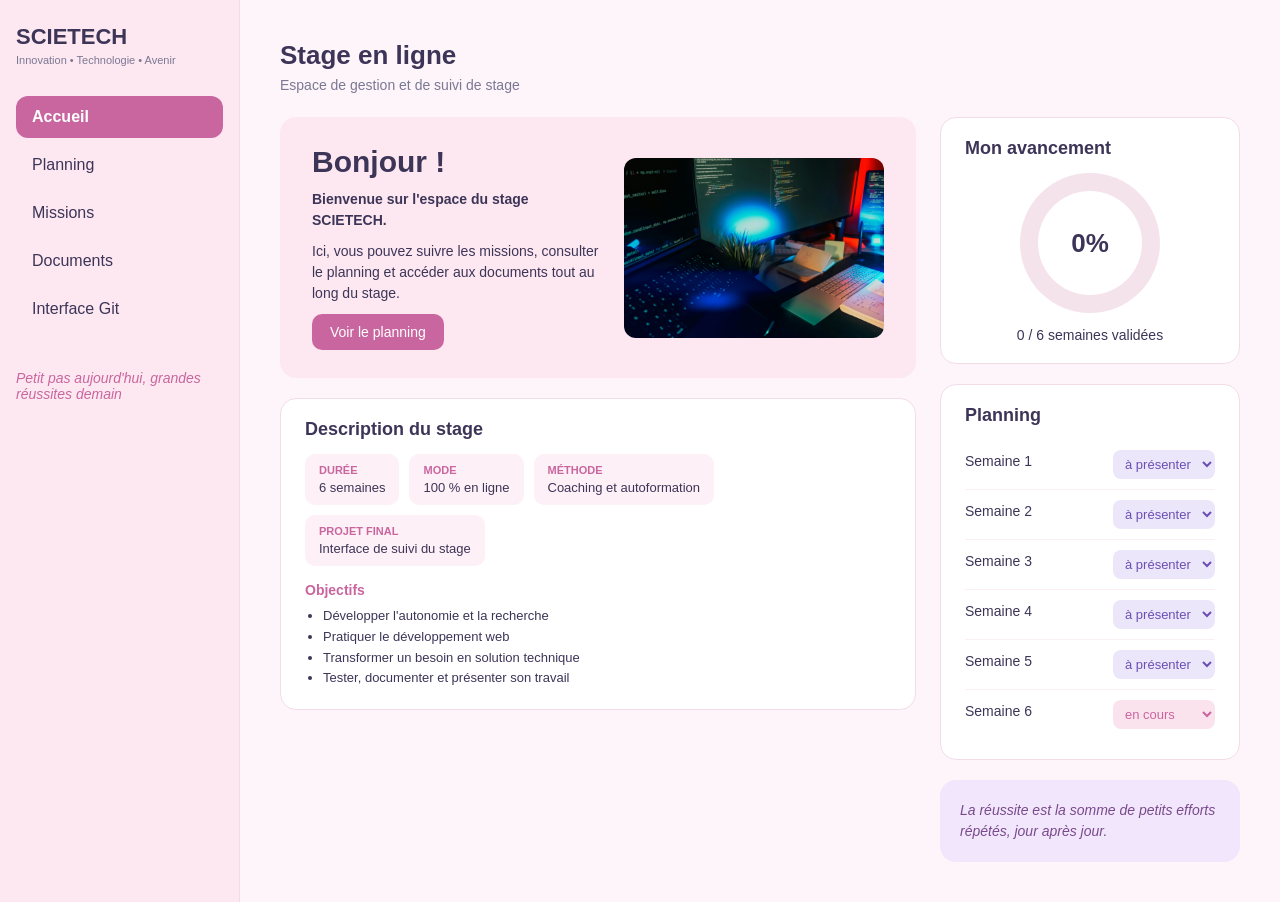
<file: projet/accueil.html>
<!DOCTYPE html>
<html lang="fr">
<head>
  <meta charset="UTF-8">
  <meta name="viewport" content="width=device-width, initial-scale=1.0">
  <title>Accueil - Stage Scietech</title>
  <link rel="stylesheet" href="menu.css">
  <link rel="stylesheet" href="pages.css">
  <link rel="stylesheet" href="accueil.css">
</head>
<body>
  <main class="contenu">

    <h1>Stage en ligne</h1>
    <p class="sous-titre">Espace de gestion et de suivi de stage</p>

    <div class="page">

      <div class="colonne-principale">

        <section class="hero">
          <div>
            <h2>Bonjour !</h2>
            <p class="gras">Bienvenue sur l'espace du stage SCIETECH.</p>
            <p>Ici, vous pouvez suivre les missions, consulter le planning et accéder aux documents tout au long du stage.</p>
            <a class="bouton" href="planning.html">Voir le planning</a>
          </div>
          <img class="hero-img" src="jakub-zerdzicki-WD7S-Lz12Es-unsplash.jpg" alt="Illustration du stage">
        </section>

        <section class="carte">
          <h2>Description du stage</h2>

          <div class="infos">
            <div class="info"><span class="info-titre">Durée</span>6 semaines</div>
            <div class="info"><span class="info-titre">Mode</span>100 % en ligne</div>
            <div class="info"><span class="info-titre">Méthode</span>Coaching et autoformation</div>
            <div class="info"><span class="info-titre">Projet final</span>Interface de suivi du stage</div>
          </div>

          <h3>Objectifs</h3>
          <ul>
            <li>Développer l'autonomie et la recherche</li>
            <li>Pratiquer le développement web</li>
            <li>Transformer un besoin en solution technique</li>
            <li>Tester, documenter et présenter son travail</li>
          </ul>
        </section>

      </div>

      <div class="colonne-droite">

        <section class="carte">
          <h2>Mon avancement</h2>
          <div class="cercle" id="cercle">
            <div class="cercle-centre" id="pourcentage">0%</div>
          </div>
          <p id="compteur"></p>
        </section>

        <section class="carte">
          <h2>Planning</h2>
          <ul id="liste-planning"></ul>
        </section>

        <section class="phrase">
          La réussite est la somme de petits efforts répétés, jour après jour.
        </section>

      </div>
    </div>
  </main>

  <script src="menu.js"></script>
  <script src="accueil.js"></script>
</body>
</html>
</file>
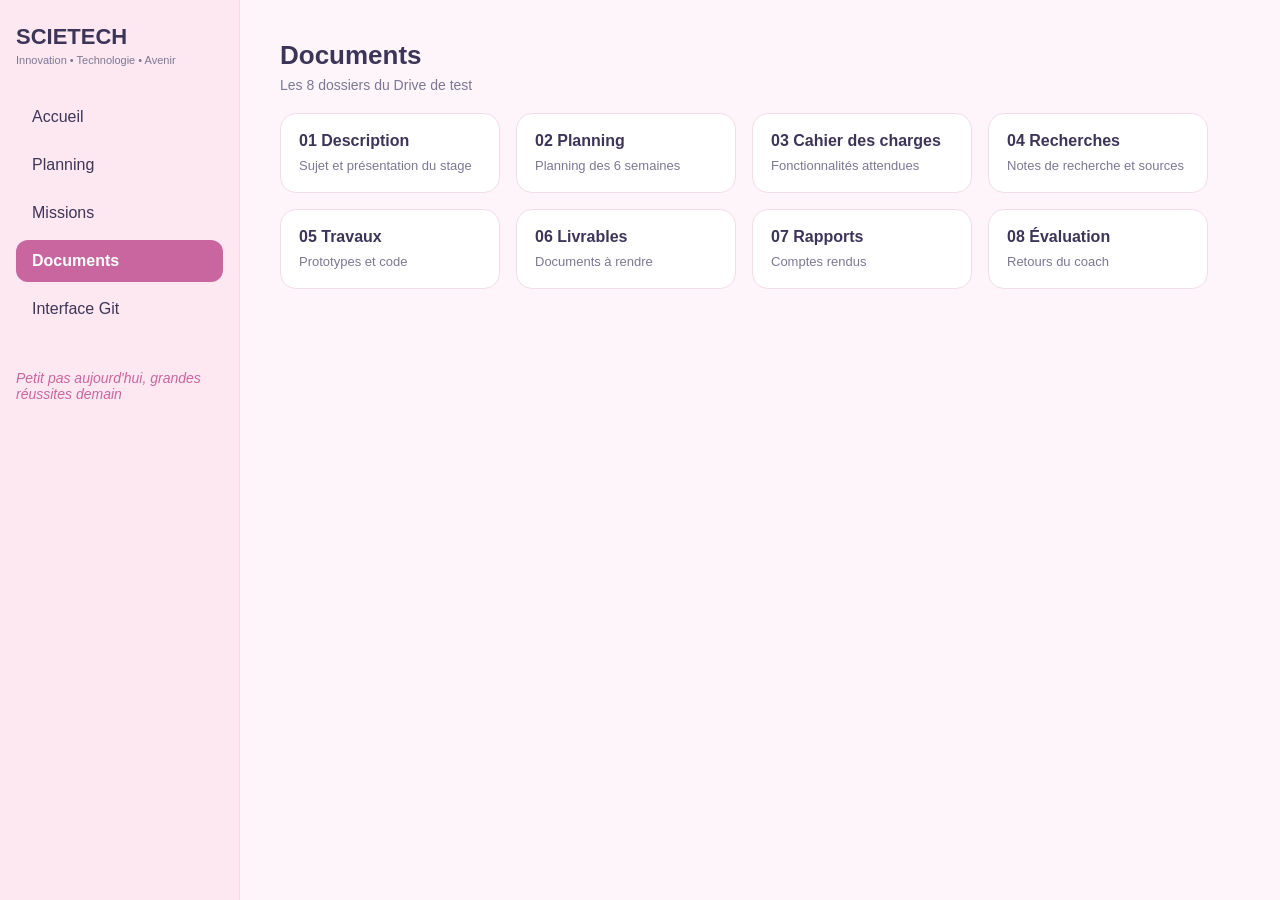
<file: projet/documents.html>
<!DOCTYPE html>
<html lang="fr">
<head>
  <meta charset="UTF-8">
  <meta name="viewport" content="width=device-width, initial-scale=1.0">
  <title>Documents - Stage Scietech</title>
  <link rel="stylesheet" href="menu.css">
  <link rel="stylesheet" href="pages.css">
</head>
<body>
  <main class="contenu">

    <header class="entete-page">
      <h1>Documents</h1>
      <p>Les 8 dossiers du Drive de test</p>
    </header>

    <div class="docs" id="docs"></div>

  </main>

  <script src="menu.js"></script>
  <script src="documents.js"></script>
</body>
</html>
</file>
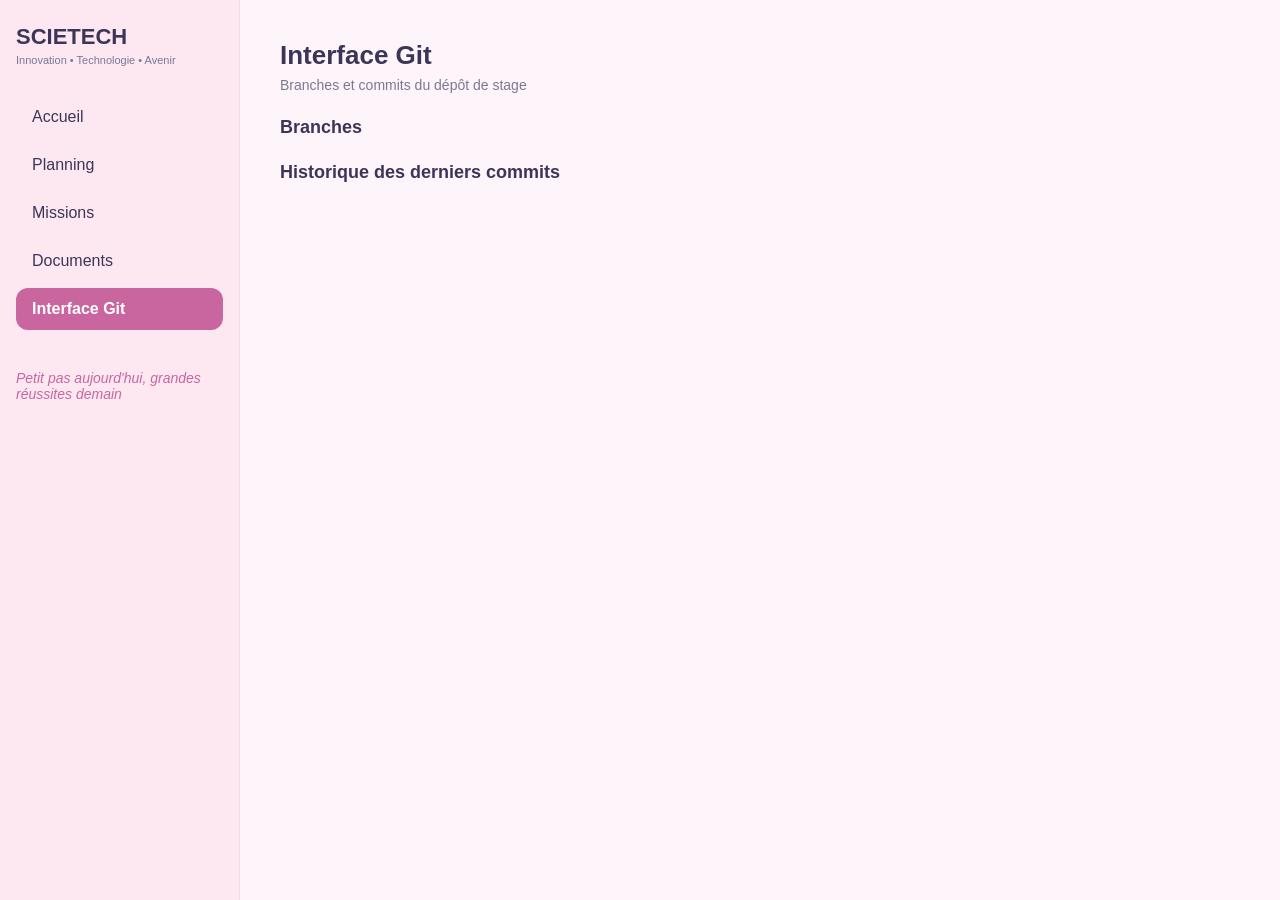
<file: projet/interface.html>
<!DOCTYPE html>
<html lang="fr">
<head>
  <meta charset="UTF-8">
  <meta name="viewport" content="width=device-width, initial-scale=1.0">
  <title>Interface Git - Stage Scietech</title>
  <link rel="stylesheet" href="menu.css">
  <link rel="stylesheet" href="pages.css">
</head>
<body>
  <main class="contenu">

    <header class="entete-page">
      <h1>Interface Git</h1>
      <p>Branches et commits du dépôt de stage</p>
    </header>

    <p class="info-ligne" id="derniere-m-a-j"></p>
    <p class="info-ligne" id="nombre-branches"></p>

    <h2>Branches</h2>
    <ul id="branches-list" class="liste-cartes"></ul>

    <h2>Historique des derniers commits</h2>
    <ul id="commits-list" class="liste-cartes"></ul>

  </main>

  <script src="menu.js"></script>
  <script src="script.js"></script>
</body>
</html>
</file>
<file: projet/menu.css>
* {
  box-sizing: border-box;
}

body {
  margin: 0;
  display: grid;
  grid-template-columns: 240px 1fr;
  min-height: 100vh;
  font-family: Arial, sans-serif;
  color: #3d3558;
  background: #fdf5f9;
}

.contenu {
  padding: 40px;
  min-width: 0;
}

.menu {
  background: #fde8f1;
  border-right: 1px solid #f3dce8;
  padding: 24px 16px;
}

.logo {
  font-size: 22px;
  font-weight: bold;
}

.slogan {
  font-size: 11px;
  color: #7b7894;
  margin: 4px 0 30px;
}

.menu nav a {
  display: block;
  text-decoration: none;
  color: #3d3558;
  padding: 12px 16px;
  border-radius: 12px;
  margin-bottom: 6px;
}

.menu nav a:hover {
  background: #fbe3ee;
}

.menu nav a.actif {
  background: #c9669f;
  color: white;
  font-weight: bold;
}

.menu-phrase {
  margin-top: 40px;
  font-style: italic;
  color: #c9669f;
  font-size: 14px;
}
</file>
<file: projet/pages.css>
.contenu h1 {
  margin: 0 0 6px;
  font-size: 26px;
}

.contenu h2 {
  font-size: 18px;
  margin: 24px 0 12px;
}

.sous-titre {
  margin: 0 0 24px;
  color: #7b7894;
  font-size: 14px;
}

.entete-page {
  margin-bottom: 20px;
}

.entete-page p {
  margin: 4px 0 0;
  color: #7b7894;
  font-size: 14px;
}

.carte {
  background: white;
  border: 1px solid #f3dce8;
  border-radius: 16px;
  padding: 20px 24px;
  margin-bottom: 20px;
}

.carte h2 {
  margin: 0 0 14px;
}

.carte h3 {
  font-size: 14px;
  color: #c9669f;
  margin: 16px 0 8px;
}

.bouton {
  display: inline-block;
  background: #c9669f;
  color: white;
  text-decoration: none;
  border: none;
  padding: 10px 18px;
  border-radius: 10px;
  font-size: 14px;
  cursor: pointer;
}

.bouton:hover {
  background: #b0548a;
}

.barre-outils {
  display: flex;
  flex-wrap: wrap;
  align-items: center;
  gap: 12px;
  margin-bottom: 20px;
}

.barre-fond {
  height: 10px;
  background: #f0ecf6;
  border-radius: 6px;
}

.barre-remplie {
  height: 10px;
  width: 0;
  background: #c9669f;
  border-radius: 6px;
}

.tableau {
  overflow-x: auto;
  background: white;
  border: 1px solid #f3dce8;
  border-radius: 16px;
}

table {
  width: 100%;
  border-collapse: collapse;
}

th {
  background: #c9669f;
  color: white;
  text-align: left;
  padding: 12px 16px;
  font-size: 14px;
}

td {
  padding: 12px 16px;
  font-size: 14px;
  border-bottom: 1px solid #fbeef5;
  vertical-align: top;
}

tr:last-child td {
  border-bottom: none;
}

.formulaire {
  display: flex;
  flex-wrap: wrap;
  gap: 10px;
}

.formulaire input {
  padding: 10px;
  border: 1px solid #f3dce8;
  border-radius: 10px;
  font-size: 14px;
}

.statut {
  border: none;
  border-radius: 8px;
  padding: 6px 8px;
  font-size: 13px;
}

.s-afaire { background: #eceaf3; color: #7b7894; }
.s-encours { background: #fbe3ee; color: #c9669f; }
.s-presenter { background: #ece6fb; color: #6b4fb3; }
.s-corriger { background: #fde9d9; color: #c26a1a; }
.s-valide { background: #dff3ea; color: #2f8a63; }

.supprimer {
  background: none;
  border: none;
  color: #c9669f;
  cursor: pointer;
}

.vide {
  color: #7b7894;
  font-size: 14px;
}

.docs {
  display: flex;
  flex-wrap: wrap;
  gap: 16px;
}

.doc-carte {
  display: block;
  width: 220px;
  text-decoration: none;
  color: #3d3558;
  background: white;
  border: 1px solid #f3dce8;
  border-radius: 16px;
  padding: 18px;
}

.doc-carte:hover {
  background: #fdf0f6;
}

.doc-nom {
  display: block;
  font-weight: bold;
  margin-bottom: 6px;
}

.doc-texte {
  font-size: 13px;
  color: #7b7894;
}

.liste-cartes {
  list-style: none;
  padding: 0;
  margin: 0;
}

.liste-cartes li {
  background: white;
  border: 1px solid #f3dce8;
  border-left: 4px solid #c9669f;
  border-radius: 10px;
  padding: 12px 16px;
  margin-bottom: 10px;
  font-size: 14px;
}

.info-ligne {
  color: #7b7894;
  font-size: 14px;
  margin: 4px 0;
}
</file>
<file: projet/accueil.css>
.page {
  display: flex;
  gap: 24px;
  align-items: flex-start;
}

.colonne-principale {
  flex: 1;
  min-width: 0;
}

.colonne-droite {
  width: 300px;
  flex-shrink: 0;
}

.hero {
  display: flex;
  justify-content: space-between;
  align-items: center;
  gap: 20px;
  background: #fde8f1;
  border-radius: 16px;
  padding: 28px 32px;
  margin-bottom: 20px;
}

.hero h2 {
  margin: 0 0 10px;
  font-size: 30px;
}

.hero p {
  margin: 0 0 10px;
  font-size: 14px;
  line-height: 1.5;
}

.hero .gras {
  font-weight: bold;
}

.hero-img {
  width: 260px;
  height: 180px;
  object-fit: cover;
  border-radius: 12px;
}

.infos {
  display: flex;
  flex-wrap: wrap;
  gap: 10px;
  margin-bottom: 16px;
}

.info {
  background: #fdf0f6;
  border-radius: 10px;
  padding: 10px 14px;
  font-size: 13px;
}

.info-titre {
  display: block;
  font-size: 11px;
  text-transform: uppercase;
  color: #c9669f;
  font-weight: bold;
  margin-bottom: 4px;
}

.carte ul {
  margin: 0;
  padding-left: 18px;
}

.carte li {
  font-size: 13px;
  line-height: 1.6;
}

.cercle {
  width: 140px;
  height: 140px;
  border-radius: 50%;
  background: #f5e3ec;
  margin: 0 auto;
  display: flex;
  align-items: center;
  justify-content: center;
}

.cercle-centre {
  width: 104px;
  height: 104px;
  border-radius: 50%;
  background: white;
  display: flex;
  align-items: center;
  justify-content: center;
  font-size: 26px;
  font-weight: bold;
}

#compteur {
  font-size: 14px;
  margin: 14px 0 0;
  text-align: center;
}

#liste-planning {
  list-style: none;
  padding: 0;
}

#liste-planning li {
  display: flex;
  justify-content: space-between;
  padding: 10px 0;
  border-bottom: 1px solid #fbeef5;
  font-size: 14px;
}

#liste-planning li:last-child {
  border-bottom: none;
}

.phrase {
  background: #f1e6fb;
  border-radius: 16px;
  padding: 20px;
  font-style: italic;
  color: #7a4a8c;
  font-size: 14px;
  line-height: 1.5;
}
</file>
